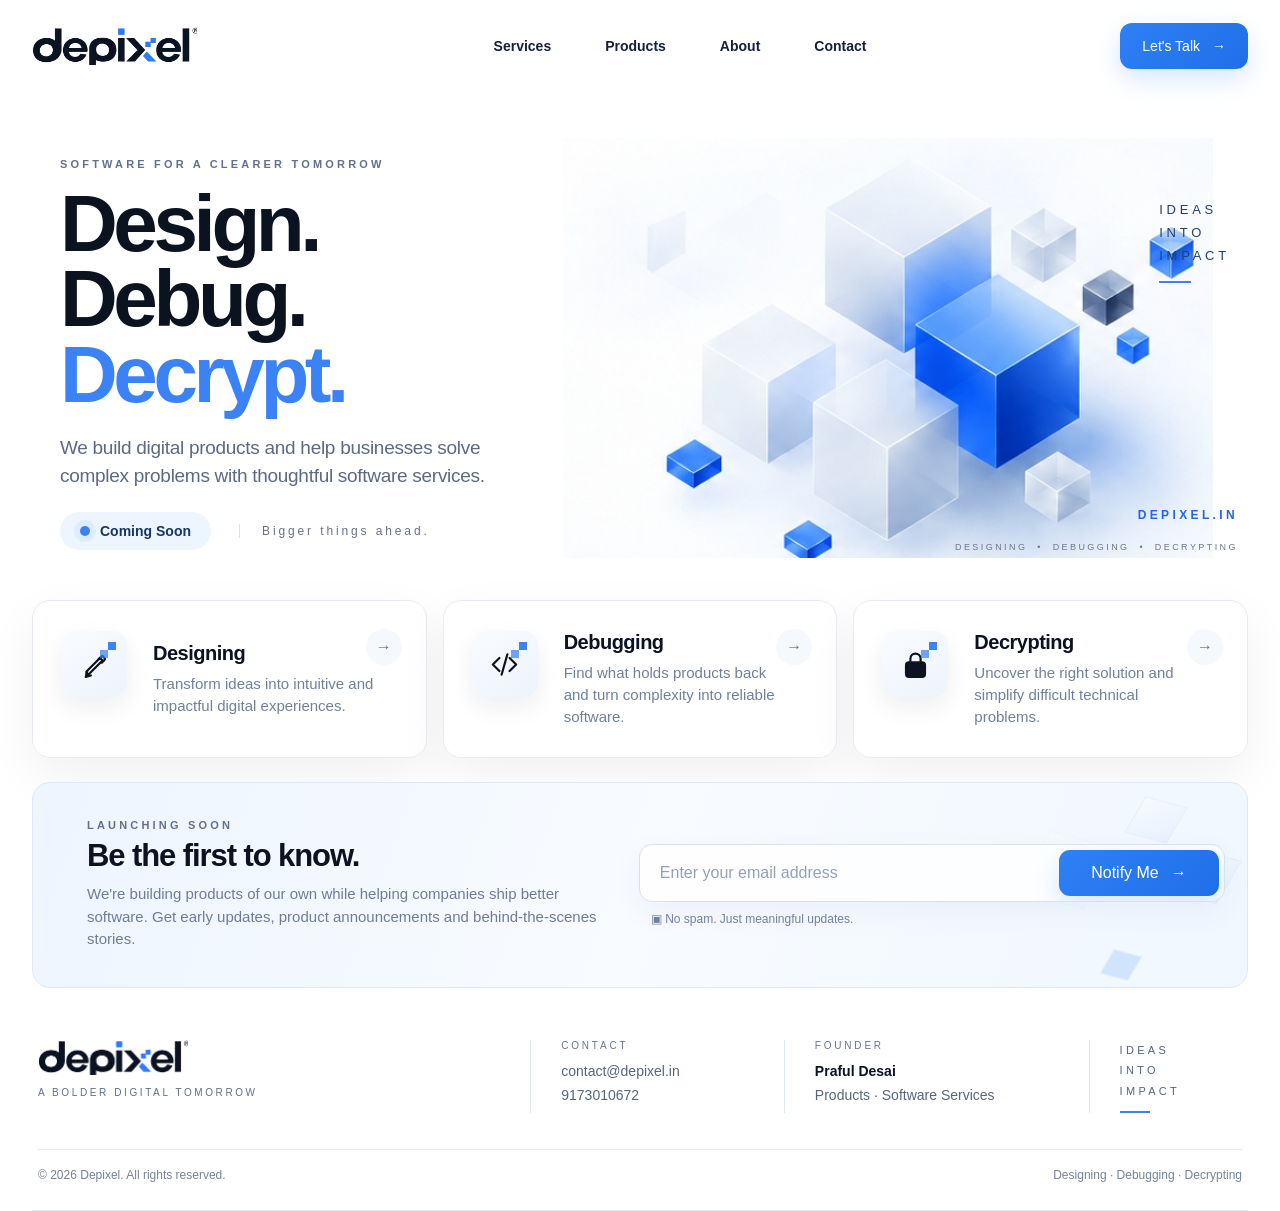
<file: index.html>
<!doctype html>
<html lang="en">
<head>
  <meta charset="utf-8" />
  <meta name="viewport" content="width=device-width, initial-scale=1" />
  <title>Depixel — Design. Debug. Decrypt.</title>
  <meta name="description" content="Depixel builds thoughtful software products and provides technology services to help businesses design, build and scale their digital future." />
  <meta name="theme-color" content="#ffffff" />
  <meta property="og:title" content="Depixel — Design. Debug. Decrypt." />
  <meta property="og:description" content="Software for a clearer tomorrow. Products, engineering and technology services by Depixel." />
  <meta property="og:type" content="website" />
  <meta property="og:url" content="https://depixel.in/" />
  <meta property="og:image" content="assets/og-image.jpg" />
  <link rel="icon" type="image/png" href="assets/favicon.png" />
  <link rel="apple-touch-icon" href="assets/icon-192.png" />
  <link rel="manifest" href="site.webmanifest" />
  <link rel="stylesheet" href="styles.css" />
</head>
<body>
  <div class="page-shell">
    <header class="site-header" aria-label="Main navigation">
      <a class="brand" href="#top" aria-label="Depixel home">
        <img src="assets/depixel-logo.png" alt="Depixel" />
      </a>

      <button class="menu-toggle" type="button" aria-expanded="false" aria-controls="main-nav" aria-label="Toggle navigation">
        <span></span><span></span>
      </button>

      <nav class="nav" id="main-nav">
        <a href="#services">Services</a>
        <a href="#products">Products</a>
        <a href="#about">About</a>
        <a href="#contact">Contact</a>
      </nav>

      <a class="button button-primary header-cta" href="mailto:contact@depixel.in?subject=Project%20enquiry%20for%20Depixel">
        Let's Talk
        <span aria-hidden="true">→</span>
      </a>
    </header>

    <main id="top">
      <section class="hero" id="about">
        <div class="hero-copy">
          <p class="eyebrow">Software for a clearer tomorrow</p>
          <h1>Design.<br />Debug.<br /><span>Decrypt.</span></h1>
          <p class="hero-description">We build digital products and help businesses solve complex problems with thoughtful software services.</p>
          <div class="hero-status">
            <span class="status-pill"><i></i> Coming Soon</span>
            <span class="status-copy">Bigger things ahead.</span>
          </div>
        </div>

        <div class="hero-art" aria-hidden="true">
          <img src="assets/hero-cubes.jpg" alt="" />
          <div class="impact-note">
            <span>Ideas</span><span>into</span><span>impact</span><i></i>
          </div>
          <div class="hero-signature">
            <strong>DEPIXEL.IN</strong>
            <span>DESIGNING&nbsp;&nbsp;•&nbsp;&nbsp;DEBUGGING&nbsp;&nbsp;•&nbsp;&nbsp;DECRYPTING</span>
          </div>
        </div>
      </section>

      <section class="services" id="services" aria-label="What we do">
        <article class="service-card">
          <div class="service-icon" aria-hidden="true">
            <svg viewBox="0 0 48 48"><path d="M13 33.5 31.5 15l3.5 3.5L16.5 37H13v-3.5Z"/><path d="m29.5 17 3.7-3.7a2 2 0 0 1 2.8 0l1.7 1.7a2 2 0 0 1 0 2.8L34 21.5"/><path d="m14 34-2 7 7-2"/></svg>
          </div>
          <div>
            <h2>Designing</h2>
            <p>Transform ideas into intuitive and impactful digital experiences.</p>
          </div>
          <span class="card-arrow" aria-hidden="true">→</span>
        </article>

        <article class="service-card">
          <div class="service-icon" aria-hidden="true">
            <svg viewBox="0 0 48 48"><path d="m17 15-9 9 9 9"/><path d="m31 15 9 9-9 9"/><path d="m28 10-8 28"/></svg>
          </div>
          <div>
            <h2>Debugging</h2>
            <p>Find what holds products back and turn complexity into reliable software.</p>
          </div>
          <span class="card-arrow" aria-hidden="true">→</span>
        </article>

        <article class="service-card">
          <div class="service-icon" aria-hidden="true">
            <svg viewBox="0 0 48 48"><rect x="11" y="21" width="26" height="20" rx="4"/><path d="M17 21v-5a7 7 0 0 1 14 0v5"/><path d="M24 29v5"/></svg>
          </div>
          <div>
            <h2>Decrypting</h2>
            <p>Uncover the right solution and simplify difficult technical problems.</p>
          </div>
          <span class="card-arrow" aria-hidden="true">→</span>
        </article>
      </section>

      <section class="launch-panel" id="products">
        <div class="launch-copy">
          <p class="eyebrow">Launching soon</p>
          <h2>Be the first to know.</h2>
          <p>We're building products of our own while helping companies ship better software. Get early updates, product announcements and behind-the-scenes stories.</p>
        </div>
        <form class="notify-form" id="notify-form">
          <div class="field-row">
            <label class="sr-only" for="notify-email">Email address</label>
            <input id="notify-email" name="email" type="email" autocomplete="email" placeholder="Enter your email address" required />
            <button class="button button-primary" type="submit">Notify Me <span aria-hidden="true">→</span></button>
          </div>
          <p class="form-note"><span aria-hidden="true">▣</span> No spam. Just meaningful updates.</p>
        </form>
        <div class="panel-cubes" aria-hidden="true"><i></i><i></i><i></i><i></i></div>
      </section>
    </main>

    <footer class="site-footer" id="contact">
      <div class="footer-brand">
        <img src="assets/depixel-logo.png" alt="Depixel" />
        <p>A bolder digital tomorrow</p>
      </div>

      <div class="footer-contact">
        <p class="footer-label">Contact</p>
        <a href="mailto:contact@depixel.in">contact@depixel.in</a>
        <a href="tel:9173010672">9173010672</a>
      </div>

      <div class="footer-person">
        <p class="footer-label">Founder</p>
        <strong>Praful Desai</strong>
        <span>Products · Software Services</span>
      </div>

      <div class="footer-message">
        <p>Ideas<br />into<br />impact</p>
        <i></i>
      </div>

      <div class="footer-bottom">
        <span>© <span id="year"></span> Depixel. All rights reserved.</span>
        <span>Designing · Debugging · Decrypting</span>
      </div>
    </footer>
  </div>

  <div class="toast" id="toast" role="status" aria-live="polite"></div>
  <script src="script.js"></script>
</body>
</html>
</file>
<file: styles.css>
:root {
  --ink: #0b1220;
  --accent: #3b82f6;
  --accent-deep: #2563eb;
  --neutral: #e5e7eb;
  --muted: #64748b;
  --line: #e6ebf2;
  --surface: #f8fbff;
  --radius: 18px;
  --shadow: 0 18px 50px rgba(15, 23, 42, 0.06);
}

* { box-sizing: border-box; }
html { scroll-behavior: smooth; }
body {
  margin: 0;
  color: var(--ink);
  background: #fff;
  font-family: Inter, ui-sans-serif, -apple-system, BlinkMacSystemFont, "Segoe UI", Helvetica, Arial, sans-serif;
  -webkit-font-smoothing: antialiased;
  text-rendering: optimizeLegibility;
}
a { color: inherit; text-decoration: none; }
button, input { font: inherit; }
img { max-width: 100%; display: block; }

.page-shell { width: min(1320px, calc(100% - 64px)); margin: 0 auto; }
.site-header {
  min-height: 92px;
  display: grid;
  grid-template-columns: 230px 1fr 150px;
  align-items: center;
  gap: 24px;
}
.brand img { width: 165px; height: auto; }
.nav { display: flex; align-items: center; justify-content: center; gap: 54px; }
.nav a { font-size: 14px; font-weight: 560; color: #14213b; transition: color .2s ease; }
.nav a:hover { color: var(--accent-deep); }
.button {
  border: 0;
  border-radius: 12px;
  min-height: 46px;
  padding: 0 22px;
  display: inline-flex;
  align-items: center;
  justify-content: center;
  gap: 12px;
  cursor: pointer;
  transition: transform .2s ease, box-shadow .2s ease, background .2s ease;
}
.button-primary {
  color: #fff;
  background: linear-gradient(135deg, #2f7ff5, #1f6fe8);
  box-shadow: 0 10px 26px rgba(59, 130, 246, .2);
}
.button-primary:hover { transform: translateY(-1px); box-shadow: 0 14px 30px rgba(59, 130, 246, .26); }
.header-cta { justify-self: end; font-size: 14px; }
.menu-toggle { display: none; }

.hero {
  min-height: 485px;
  display: grid;
  grid-template-columns: 42% 58%;
  align-items: center;
  padding: 42px 0 26px;
}
.hero-copy { align-self: center; padding-left: 28px; position: relative; z-index: 2; }
.eyebrow {
  margin: 0 0 16px;
  color: #61708e;
  font-size: 11px;
  font-weight: 650;
  letter-spacing: .29em;
  text-transform: uppercase;
}
.hero h1 {
  margin: 0;
  font-size: clamp(64px, 6.25vw, 92px);
  line-height: .94;
  letter-spacing: -.055em;
  font-weight: 760;
}
.hero h1 span { color: var(--accent); }
.hero-description {
  max-width: 490px;
  margin: 22px 0 22px;
  color: #5c6982;
  font-size: 19px;
  line-height: 1.47;
  letter-spacing: -.015em;
}
.hero-status { display: flex; align-items: center; gap: 28px; }
.status-pill {
  min-height: 38px;
  padding: 0 20px;
  border-radius: 999px;
  background: #edf5ff;
  color: #153765;
  display: inline-flex;
  align-items: center;
  gap: 10px;
  font-size: 14px;
  font-weight: 650;
}
.status-pill i { width: 10px; height: 10px; border-radius: 50%; background: var(--accent); box-shadow: 0 0 0 6px rgba(59,130,246,.08); }
.status-copy { padding-left: 22px; border-left: 1px solid #d9e0eb; color: #65718a; font-size: 12px; letter-spacing: .24em; }

.hero-art { height: 440px; position: relative; overflow: hidden; }
.hero-art > img {
  position: absolute;
  width: 650px;
  max-width: none;
  left: 20px;
  top: 4px;
  user-select: none;
  pointer-events: none;
}
.impact-note {
  position: absolute;
  right: 18px;
  top: 68px;
  display: grid;
  gap: 8px;
  font-size: 13px;
  text-transform: uppercase;
  letter-spacing: .29em;
  color: #24406f;
}
.impact-note i { display: block; width: 32px; height: 2px; margin-top: 10px; background: var(--accent); }
.hero-signature { position: absolute; right: 10px; bottom: 20px; text-align: right; }
.hero-signature strong { display: block; margin-bottom: 14px; color: var(--accent-deep); font-size: 12px; letter-spacing: .28em; }
.hero-signature span { color: #697791; font-size: 9px; letter-spacing: .27em; }

.services { display: grid; grid-template-columns: repeat(3, 1fr); gap: 16px; margin: 0 0 24px; }
.service-card {
  position: relative;
  min-height: 142px;
  padding: 30px 50px 30px 120px;
  border: 1px solid var(--line);
  border-radius: var(--radius);
  background: rgba(255,255,255,.95);
  box-shadow: var(--shadow);
  display: flex;
  align-items: center;
}
.service-icon {
  position: absolute;
  left: 28px;
  top: 30px;
  width: 66px;
  height: 66px;
  border-radius: 14px;
  background: linear-gradient(145deg, #f9fbff, #eef4fb);
  display: grid;
  place-items: center;
  box-shadow: 0 10px 24px rgba(15, 23, 42, .07);
}
.service-icon::after {
  content: "";
  position: absolute;
  top: 11px;
  right: 11px;
  width: 8px;
  height: 8px;
  background: var(--accent);
  box-shadow: -8px 8px 0 rgba(59,130,246,.72);
}
.service-icon svg { width: 35px; height: 35px; fill: none; stroke: var(--ink); stroke-width: 3; stroke-linecap: round; stroke-linejoin: round; }
.service-icon svg rect { fill: var(--ink); stroke: var(--ink); }
.service-card h2 { margin: 0 0 8px; font-size: 20px; letter-spacing: -.025em; }
.service-card p { margin: 0; color: #70809a; font-size: 15px; line-height: 1.45; }
.card-arrow { position: absolute; right: 24px; top: 28px; width: 36px; height: 36px; border-radius: 50%; background: #f5f8fc; display: grid; place-items: center; color: #64748b; }

.launch-panel {
  position: relative;
  margin: 0 0 34px;
  min-height: 168px;
  padding: 36px 54px;
  border: 1px solid #dce8f7;
  border-radius: var(--radius);
  background: linear-gradient(110deg, #edf5ff 0%, #f8fbff 50%, #f0f7ff 100%);
  display: grid;
  grid-template-columns: 47% 53%;
  gap: 32px;
  align-items: center;
  overflow: hidden;
}
.launch-copy { position: relative; z-index: 2; }
.launch-copy .eyebrow { margin-bottom: 8px; }
.launch-copy h2 { margin: 0 0 10px; font-size: 31px; line-height: 1.1; letter-spacing: -.035em; }
.launch-copy p:last-child { margin: 0; max-width: 560px; color: #6e7d96; line-height: 1.5; font-size: 15px; }
.notify-form { position: relative; z-index: 2; }
.field-row { display: flex; min-height: 54px; border: 1px solid #d4e1f2; border-radius: 13px; background: rgba(255,255,255,.86); overflow: hidden; box-shadow: 0 10px 30px rgba(43, 91, 148, .06); }
.field-row input { min-width: 0; flex: 1; border: 0; outline: 0; padding: 0 20px; color: var(--ink); background: transparent; }
.field-row input::placeholder { color: #93a1b8; }
.field-row .button { border-radius: 11px; margin: 5px; min-width: 160px; }
.form-note { margin: 10px 0 0 12px; color: #71819b; font-size: 12px; }
.panel-cubes { position: absolute; inset: 0; pointer-events: none; overflow: hidden; opacity: .32; }
.panel-cubes i { position: absolute; width: 42px; height: 42px; border: 1px solid #c8daf1; background: linear-gradient(135deg, rgba(255,255,255,.8), rgba(146,190,247,.35)); transform: rotate(30deg) skewY(-15deg); }
.panel-cubes i:nth-child(1) { right: 70px; top: 16px; }
.panel-cubes i:nth-child(2) { right: 112px; bottom: 8px; width: 28px; height: 28px; background: #8abcf8; }
.panel-cubes i:nth-child(3) { right: 18px; top: 68px; width: 50px; height: 50px; }
.panel-cubes i:nth-child(4) { right: 145px; top: 52px; width: 70px; height: 70px; opacity: .35; }

.site-footer {
  display: grid;
  grid-template-columns: 1.35fr .65fr .8fr .45fr;
  gap: 32px;
  padding: 18px 6px 28px;
  border-bottom: 1px solid #e3e8ef;
  position: relative;
}
.footer-brand img { width: 150px; }
.footer-brand p { margin: 12px 0 0; color: #5f6f8a; font-size: 10px; letter-spacing: .26em; text-transform: uppercase; }
.footer-contact, .footer-person, .footer-message { padding-left: 30px; border-left: 1px solid #dfe5ed; }
.footer-label { margin: 0 0 12px; color: #67758d; font-size: 10px; letter-spacing: .28em; text-transform: uppercase; }
.footer-contact a, .footer-person span, .footer-person strong { display: block; margin: 8px 0; font-size: 14px; color: #56667f; }
.footer-contact a:hover { color: var(--accent-deep); }
.footer-person strong { color: var(--ink); }
.footer-message p { margin: 0; color: #526582; font-size: 11px; line-height: 1.85; text-transform: uppercase; letter-spacing: .3em; }
.footer-message i { display: block; width: 30px; height: 2px; margin-top: 10px; background: var(--accent); }
.footer-bottom {
  grid-column: 1 / -1;
  padding-top: 18px;
  margin-top: 4px;
  border-top: 1px solid #e3e8ef;
  display: flex;
  justify-content: space-between;
  color: #75829a;
  font-size: 12px;
}
.sr-only { position: absolute; width: 1px; height: 1px; padding: 0; margin: -1px; overflow: hidden; clip: rect(0,0,0,0); white-space: nowrap; border: 0; }
.toast { position: fixed; left: 50%; bottom: 26px; transform: translate(-50%, 20px); padding: 12px 18px; border-radius: 12px; color: #fff; background: var(--ink); opacity: 0; pointer-events: none; transition: .25s ease; z-index: 20; box-shadow: 0 14px 35px rgba(15,23,42,.25); font-size: 14px; }
.toast.show { opacity: 1; transform: translate(-50%, 0); }

@media (max-width: 1100px) {
  .page-shell { width: min(100% - 36px, 1100px); }
  .site-header { grid-template-columns: 190px 1fr 140px; }
  .nav { gap: 26px; }
  .hero { grid-template-columns: 46% 54%; }
  .hero-copy { padding-left: 10px; }
  .hero-art > img { width: 560px; left: -5px; }
  .services { grid-template-columns: 1fr; }
  .service-card { min-height: 116px; }
  .launch-panel { grid-template-columns: 1fr; }
  .field-row { max-width: 650px; }
}

@media (max-width: 760px) {
  .page-shell { width: min(100% - 28px, 720px); }
  .site-header { min-height: 76px; grid-template-columns: 1fr auto; }
  .brand img { width: 142px; }
  .header-cta { display: none; }
  .menu-toggle { width: 42px; height: 42px; border: 1px solid var(--line); border-radius: 10px; background: #fff; display: grid; place-content: center; gap: 6px; cursor: pointer; }
  .menu-toggle span { display: block; width: 18px; height: 2px; background: var(--ink); }
  .nav { position: absolute; z-index: 10; top: 70px; left: 14px; right: 14px; display: none; flex-direction: column; align-items: stretch; gap: 0; padding: 8px; border: 1px solid var(--line); border-radius: 14px; background: rgba(255,255,255,.98); box-shadow: 0 20px 50px rgba(15,23,42,.12); }
  .nav.open { display: flex; }
  .nav a { padding: 13px 12px; }
  .hero { grid-template-columns: 1fr; padding-top: 28px; }
  .hero-copy { padding: 0; }
  .hero h1 { font-size: clamp(58px, 19vw, 82px); }
  .hero-description { font-size: 17px; }
  .hero-status { align-items: flex-start; flex-direction: column; gap: 14px; }
  .status-copy { border-left: 0; padding-left: 0; }
  .hero-art { height: 360px; margin-top: 12px; }
  .hero-art > img { width: 580px; left: 50%; transform: translateX(-50%); top: 0; }
  .impact-note { right: 0; top: 32px; font-size: 10px; }
  .hero-signature { right: 0; bottom: 0; }
  .service-card { padding-left: 110px; }
  .launch-panel { padding: 30px 24px; }
  .field-row { display: grid; background: transparent; border: 0; box-shadow: none; overflow: visible; gap: 10px; }
  .field-row input { height: 52px; border: 1px solid #d4e1f2; border-radius: 12px; background: rgba(255,255,255,.9); }
  .field-row .button { margin: 0; min-height: 50px; }
  .site-footer { grid-template-columns: 1fr 1fr; }
  .footer-brand { grid-column: 1 / -1; }
  .footer-contact, .footer-person, .footer-message { padding-left: 0; border-left: 0; }
  .footer-message { display: none; }
  .footer-bottom { flex-direction: column; gap: 8px; }
}

@media (max-width: 480px) {
  .hero-art { height: 305px; }
  .hero-art > img { width: 485px; }
  .impact-note { display: none; }
  .hero-signature span { display: none; }
  .service-card { padding: 24px 50px 24px 96px; }
  .service-icon { left: 18px; top: 24px; width: 58px; height: 58px; }
  .site-footer { grid-template-columns: 1fr; }
}

@media (prefers-reduced-motion: reduce) {
  html { scroll-behavior: auto; }
  *, *::before, *::after { transition-duration: .01ms !important; animation-duration: .01ms !important; }
}
</file>
